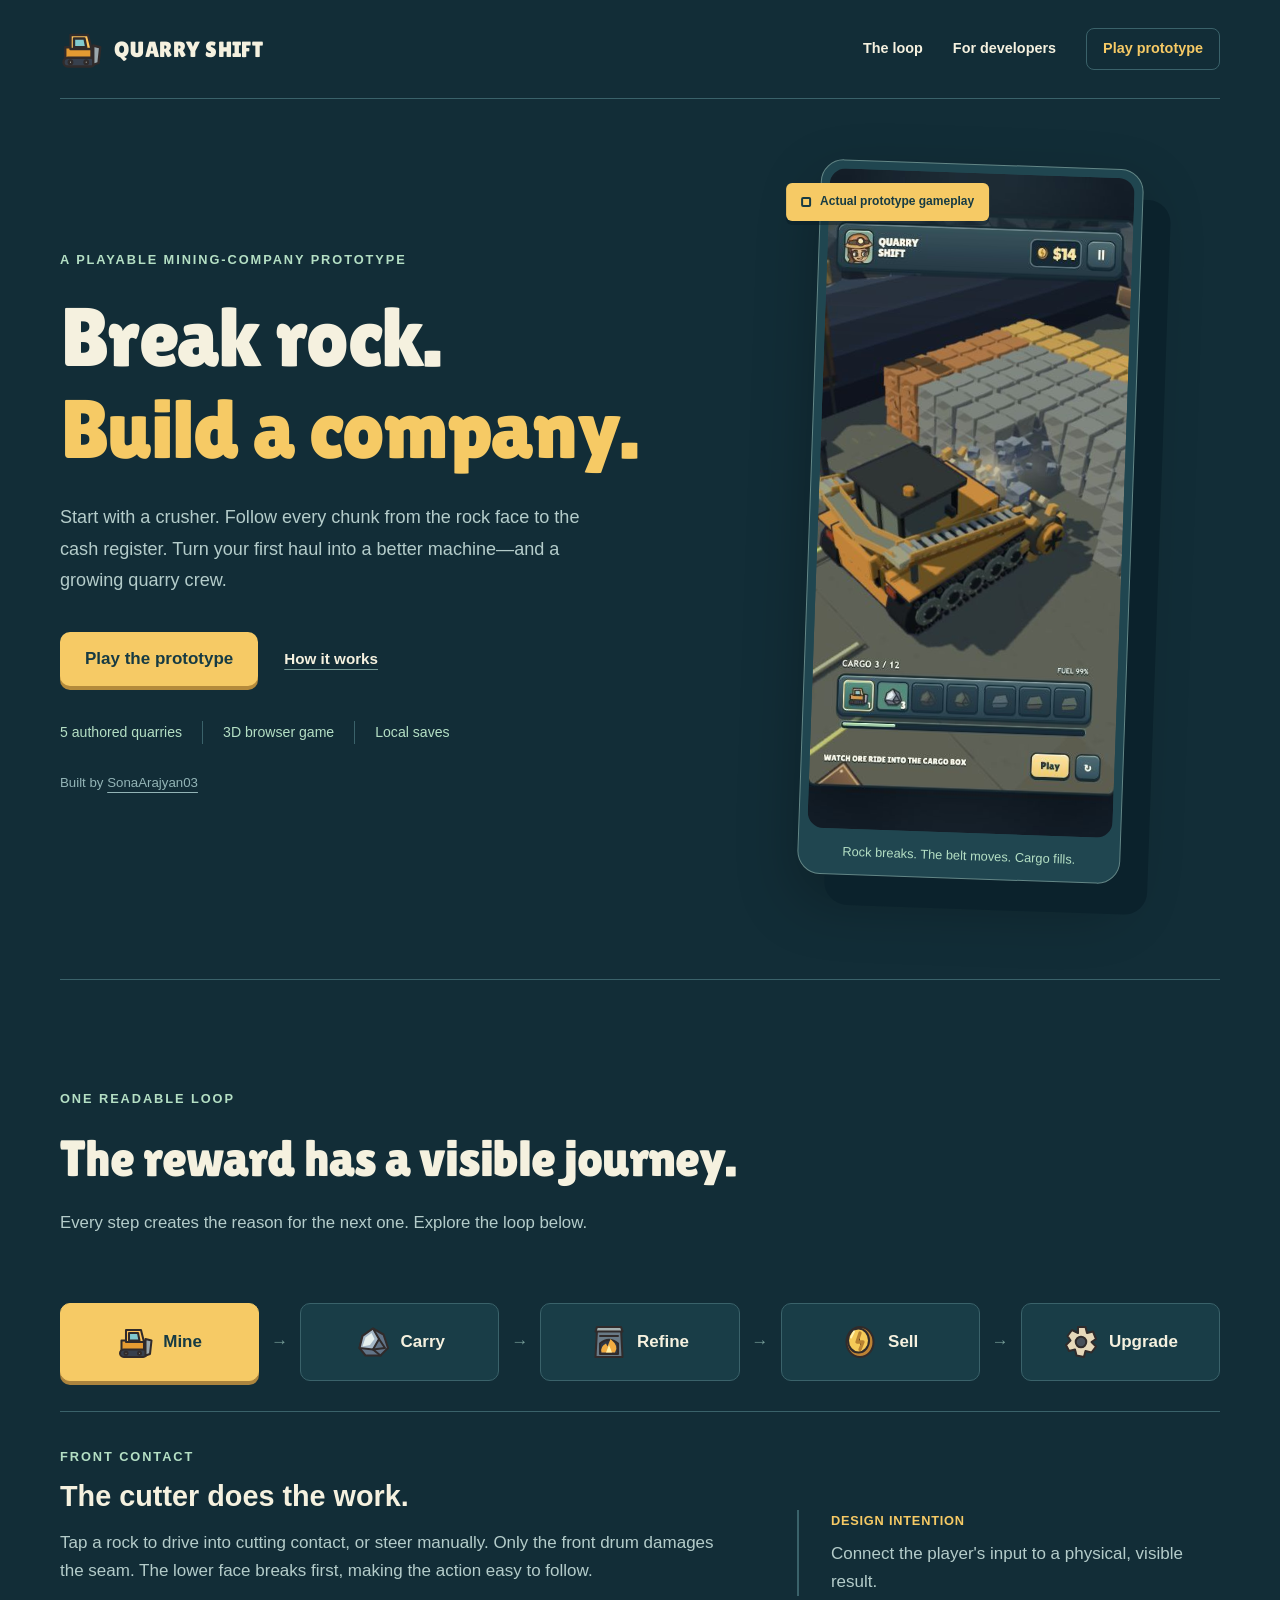
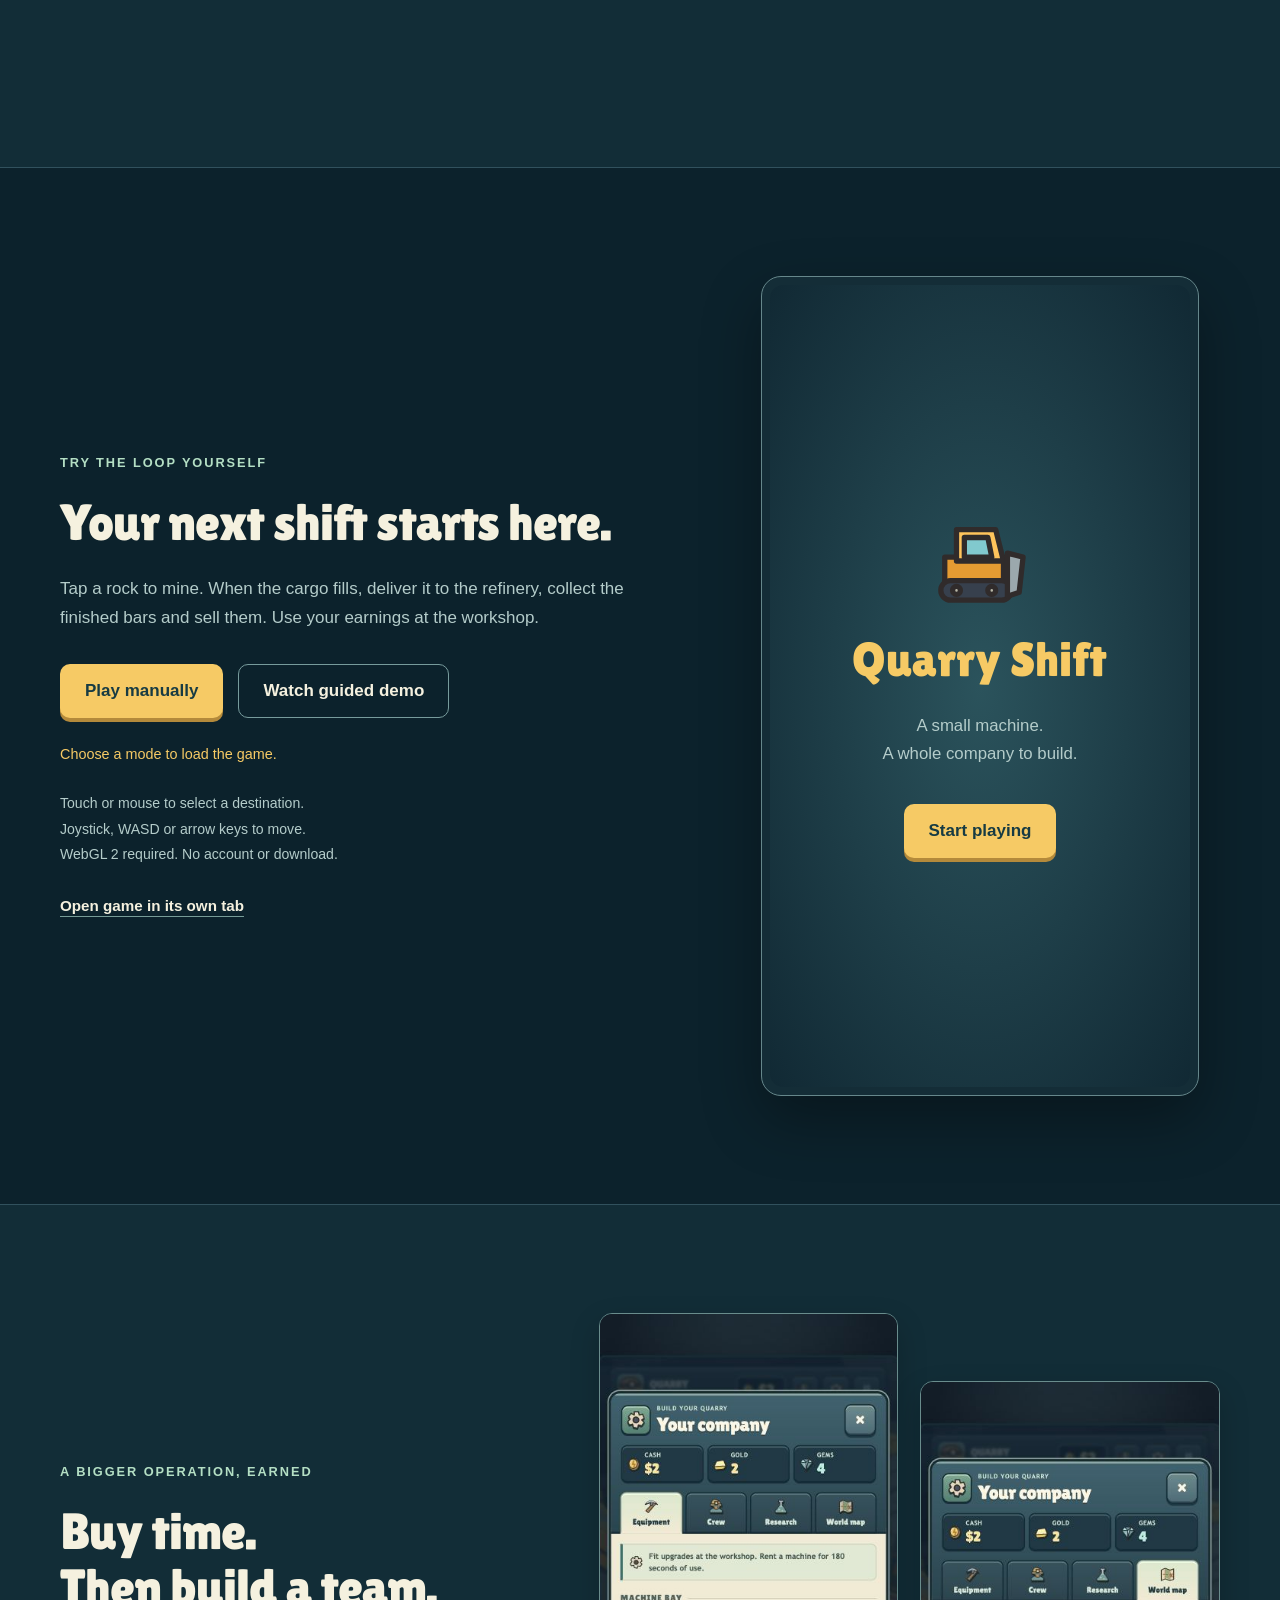
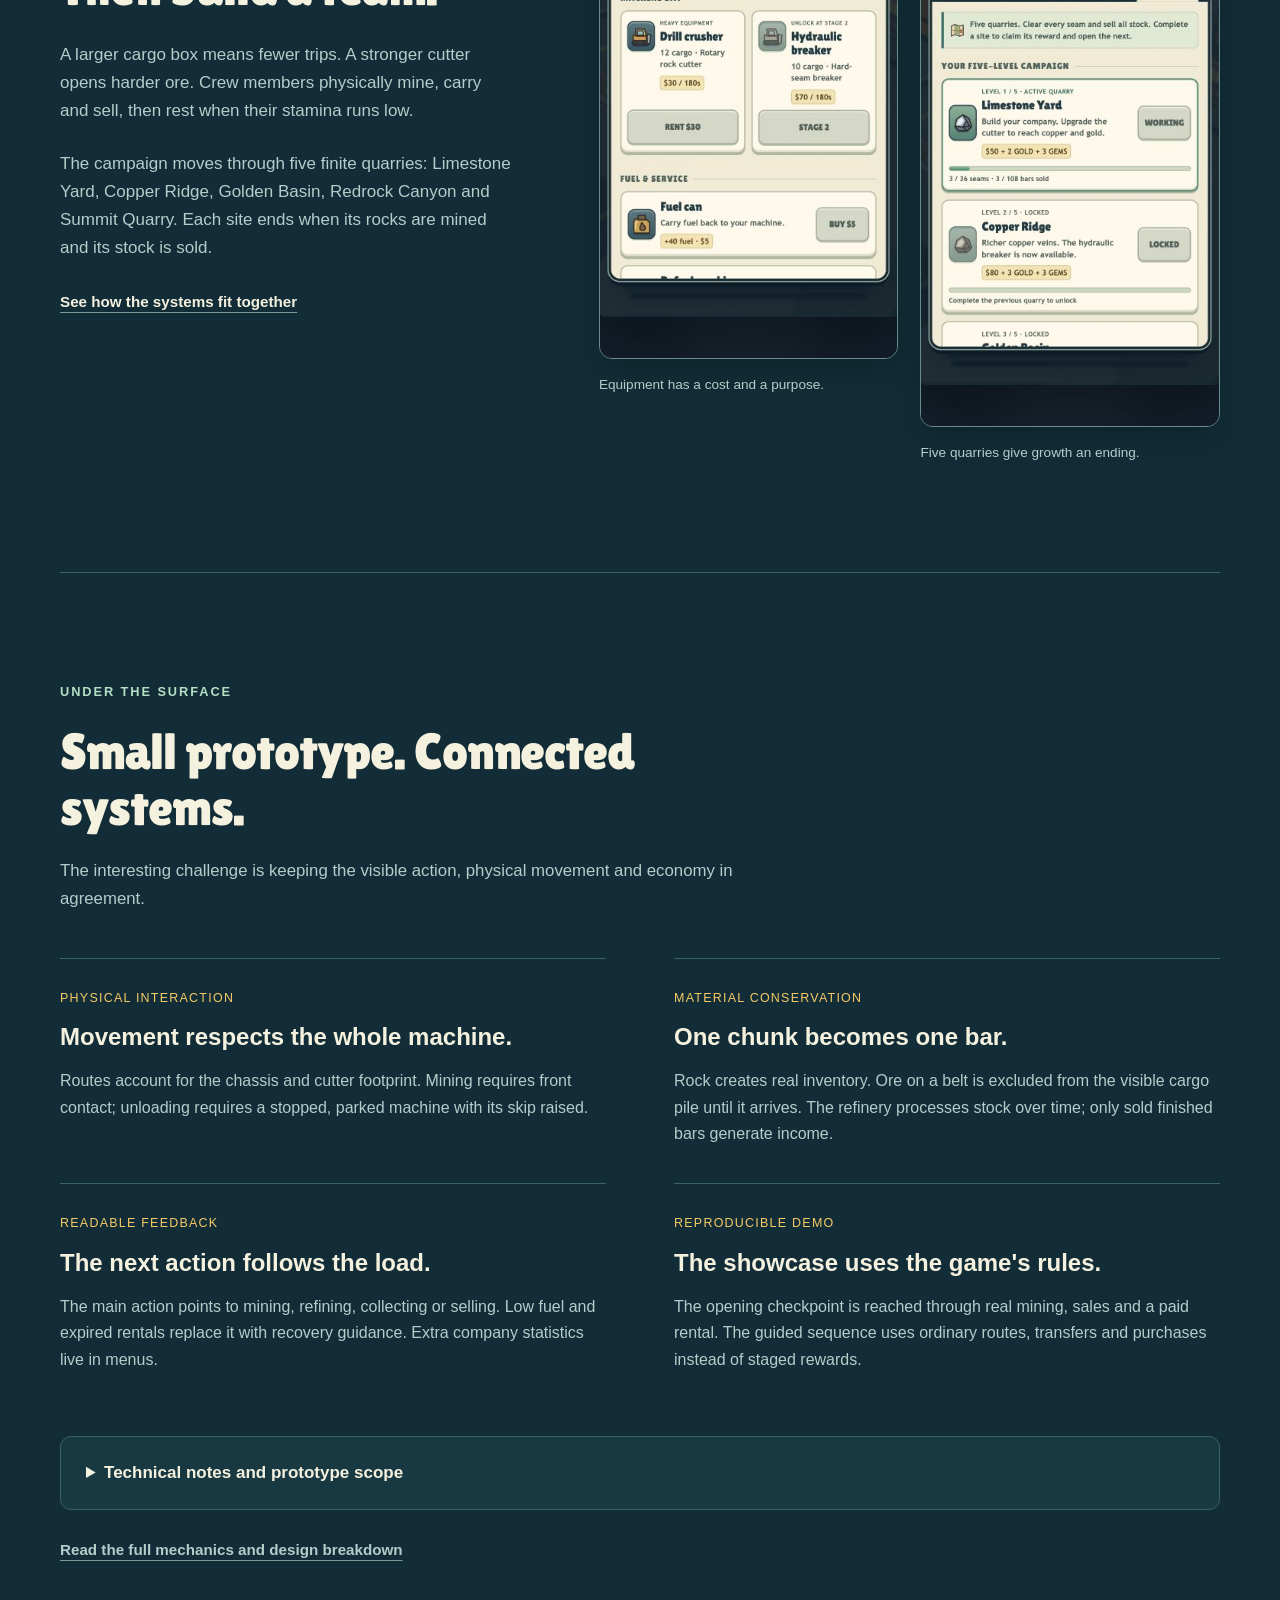
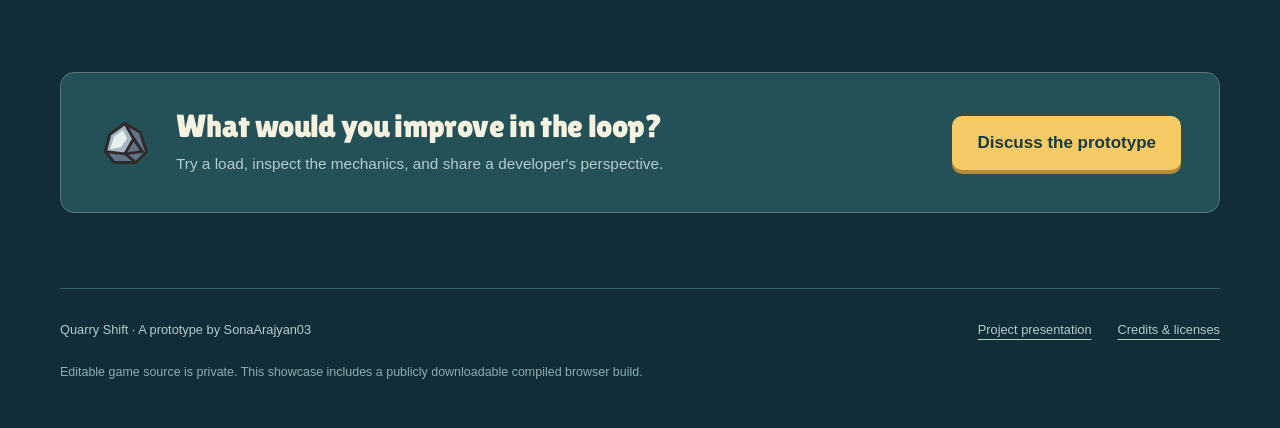
<file: index.html>
<!doctype html>
<html lang="en">
<head>
  <meta charset="utf-8"><meta name="viewport" content="width=device-width,initial-scale=1">
  <meta name="theme-color" content="#122d37">
  <title>Quarry Shift — Break rock. Build a company.</title>
  <meta name="description" content="Play Quarry Shift, a 3D mining-company prototype. Follow rock through the crusher, conveyor, refinery and sale, then explore the design behind the loop.">
  <meta property="og:title" content="Quarry Shift — Break rock. Build a company.">
  <meta property="og:description" content="A playable 3D mining-company prototype, with a developer breakdown of its physical mining loop.">
  <meta property="og:type" content="website"><meta property="og:url" content="https://sonaarajyan03.github.io/quarry-shift-showcase/"><meta property="og:image" content="https://sonaarajyan03.github.io/quarry-shift-showcase/assets/mining.png">
  <link rel="icon" href="assets/machine.svg?v=1" type="image/svg+xml"><link rel="stylesheet" href="style.css">
  <script src="showcase.js" defer></script>
</head>
<body>
  <a class="skip" href="#main">Skip to content</a>
  <header class="site-header wrap"><a class="wordmark" href="#" aria-label="Quarry Shift home"><img src="assets/machine.svg?v=1" alt="" width="42" height="42"><span>QUARRY SHIFT</span></a><nav aria-label="Main navigation"><a href="#mechanics">The loop</a><a href="#developers">For developers</a><a class="nav-play" href="#play">Play prototype</a></nav></header>
  <main id="main">
    <section class="hero wrap" aria-labelledby="hero-title">
      <div class="hero-copy"><p class="eyebrow">A playable mining-company prototype</p><h1 id="hero-title">Break rock.<br><span>Build a company.</span></h1><p class="lead">Start with a crusher. Follow every chunk from the rock face to the cash register. Turn your first haul into a better machine—and a growing quarry crew.</p><div class="hero-actions"><a class="button gold" href="#play">Play the prototype</a><a class="text-link" href="#mechanics">How it works</a></div><ul class="facts" aria-label="Prototype features"><li>5 authored quarries</li><li>3D browser game</li><li>Local saves</li></ul><p class="creator">Built by <a href="https://github.com/SonaArajyan03">SonaArajyan03</a></p></div>
      <figure class="hero-image"><div class="image-caption"><span class="caption-mark"></span>Actual prototype gameplay</div><img src="assets/mining.png" alt="A tracked yellow crusher cuts a stone face while real ore travels up its side belt into the cargo box." width="390" height="844" fetchpriority="high"><figcaption>Rock breaks. The belt moves. Cargo fills.</figcaption></figure>
    </section>
    <section id="mechanics" class="mechanics section wrap" aria-labelledby="loop-title">
      <div class="section-heading"><p class="eyebrow">One readable loop</p><h2 id="loop-title">The reward has a visible journey.</h2><p>Every step creates the reason for the next one. Explore the loop below.</p></div>
      <div class="loop-buttons" role="group" aria-label="Explore the mining loop">
        <button data-phase="mine" aria-pressed="true"><img src="assets/machine.svg?v=1" alt="">Mine</button><span aria-hidden="true">→</span>
        <button data-phase="carry" aria-pressed="false"><img src="assets/ore.svg?v=1" alt="">Carry</button><span aria-hidden="true">→</span>
        <button data-phase="refine" aria-pressed="false"><img src="assets/furnace.svg?v=1" alt="">Refine</button><span aria-hidden="true">→</span>
        <button data-phase="sell" aria-pressed="false"><img src="assets/coin.svg?v=1" alt="">Sell</button><span aria-hidden="true">→</span>
        <button data-phase="upgrade" aria-pressed="false"><img src="assets/gear.svg?v=1" alt="">Upgrade</button>
      </div>
      <div class="loop-detail" aria-live="polite" aria-atomic="true"><div><p class="eyebrow" id="phase-label">Front contact</p><h3 id="phase-title">The cutter does the work.</h3><p id="phase-copy">Tap a rock to drive into cutting contact, or steer manually. Only the front drum damages the seam. The lower face breaks first, making the action easy to follow.</p></div><aside><span>Design intention</span><p id="phase-intention">Connect the player's input to a physical, visible result.</p></aside></div>
    </section>
    <section id="play" class="play-section section" aria-labelledby="play-title"><div class="wrap play-layout"><div class="play-copy"><p class="eyebrow">Try the loop yourself</p><h2 id="play-title">Your next shift starts here.</h2><p>Tap a rock to mine. When the cargo fills, deliver it to the refinery, collect the finished bars and sell them. Use your earnings at the workshop.</p><div class="play-options"><button class="button gold" data-launch="manual">Play manually</button><button class="button outlined" data-launch="demo">Watch guided demo</button></div><p class="play-status" id="play-status" role="status">Choose a mode to load the game.</p><p class="controls-note">Touch or mouse to select a destination.<br>Joystick, WASD or arrow keys to move.<br>WebGL 2 required. No account or download.</p><a id="open-game" class="text-link" href="play/index.html?lang=en" target="_blank" rel="noopener">Open game in its own tab</a></div><div class="game-shell"><div class="game-placeholder" id="game-placeholder"><img src="assets/machine.svg?v=1" width="94" height="94" alt=""><h3>Quarry Shift</h3><p>A small machine.<br>A whole company to build.</p><button class="button gold" data-launch="manual">Start playing</button></div><iframe id="game-frame" title="Quarry Shift playable English prototype" allow="fullscreen" hidden></iframe></div></div></section>
    <section class="growth section wrap" aria-labelledby="growth-title"><div class="growth-copy"><p class="eyebrow">A bigger operation, earned</p><h2 id="growth-title">Buy time.<br>Then build a team.</h2><p>A larger cargo box means fewer trips. A stronger cutter opens harder ore. Crew members physically mine, carry and sell, then rest when their stamina runs low.</p><p>The campaign moves through five finite quarries: Limestone Yard, Copper Ridge, Golden Basin, Redrock Canyon and Summit Quarry. Each site ends when its rocks are mined and its stock is sold.</p><a class="text-link" href="#developers">See how the systems fit together</a></div><div class="growth-images"><figure><img src="assets/company.png" alt="The equipment shop shows machine rentals, exact costs and locked upgrades." width="390" height="844" loading="lazy"><figcaption>Equipment has a cost and a purpose.</figcaption></figure><figure><img src="assets/map.png" alt="The campaign map shows the active quarry and the next locked quarry with its completion reward." width="390" height="844" loading="lazy"><figcaption>Five quarries give growth an ending.</figcaption></figure></div></section>
    <section id="developers" class="developer-section section wrap" aria-labelledby="developer-title"><div class="section-heading"><p class="eyebrow">Under the surface</p><h2 id="developer-title">Small prototype. Connected systems.</h2><p>The interesting challenge is keeping the visible action, physical movement and economy in agreement.</p></div><div class="developer-notes"><article><span class="note-label">Physical interaction</span><h3>Movement respects the whole machine.</h3><p>Routes account for the chassis and cutter footprint. Mining requires front contact; unloading requires a stopped, parked machine with its skip raised.</p></article><article><span class="note-label">Material conservation</span><h3>One chunk becomes one bar.</h3><p>Rock creates real inventory. Ore on a belt is excluded from the visible cargo pile until it arrives. The refinery processes stock over time; only sold finished bars generate income.</p></article><article><span class="note-label">Readable feedback</span><h3>The next action follows the load.</h3><p>The main action points to mining, refining, collecting or selling. Low fuel and expired rentals replace it with recovery guidance. Extra company statistics live in menus.</p></article><article><span class="note-label">Reproducible demo</span><h3>The showcase uses the game's rules.</h3><p>The opening checkpoint is reached through real mining, sales and a paid rental. The guided sequence uses ordinary routes, transfers and purchases instead of staged rewards.</p></article></div><details><summary>Technical notes and prototype scope</summary><div><p>Built with Three.js and JavaScript. The renderer uses native antialiasing, a directional shadow and toon materials, with no fullscreen postprocessing. Bounded effect pools show ore, debris and sale coins.</p><p>The five-quarry campaign saves locally with validated, versioned snapshots. Demonstration runs are isolated from the player's saved company. The prototype is deliberately silent.</p><p>Gameplay inspiration: <a href="https://play.google.com/store/apps/details?id=io.supercent.bulldozermasters">Bulldozer Master: Crush &amp; Mine</a>. Quarry Shift uses original code-native art, branding and balance.</p><p>This is a work-in-progress game prototype. No CPI, retention, revenue or market-validation result is claimed.</p></div></details><p class="design-link"><a class="text-link" href="https://github.com/SonaArajyan03/quarry-shift-showcase/blob/main/DESIGN.md">Read the full mechanics and design breakdown</a></p></section>
    <section class="closing wrap"><img src="assets/ore.svg?v=1" alt="" width="52" height="52"><div><h2>What would you improve in the loop?</h2><p>Try a load, inspect the mechanics, and share a developer's perspective.</p></div><a class="button gold" href="https://github.com/SonaArajyan03/quarry-shift-showcase/issues">Discuss the prototype</a></section>
  </main>
  <footer class="wrap site-footer"><span>Quarry Shift · A prototype by SonaArajyan03</span><nav aria-label="Footer"><a href="https://github.com/SonaArajyan03/quarry-shift-showcase">Project presentation</a><a href="THIRD_PARTY_NOTICES.md">Credits &amp; licenses</a></nav><p>Editable game source is private. This showcase includes a publicly downloadable compiled browser build.</p></footer>
</body></html>
</file>
<file: style.css>
@font-face{font-family:Lilita;src:url('assets/LilitaOne-Regular.ttf') format('truetype');font-weight:400;font-display:swap}
:root{--bg:#122d37;--dark:#0c222c;--panel:#193d47;--line:#3a626a;--text:#f5f1df;--muted:#b4ccca;--gold:#f6ca65;--mint:#b4dfc4;--ink:#173b43;font-synthesis:none;color-scheme:dark}
*{box-sizing:border-box}html{scroll-behavior:smooth;scroll-padding-top:24px}body{margin:0;background:var(--bg);color:var(--text);font-family:'Trebuchet MS',Arial,sans-serif;font-size:17px;line-height:1.65}a{color:inherit;text-underline-offset:5px}button,a{-webkit-tap-highlight-color:transparent}button{font:inherit;cursor:pointer}button:focus-visible,a:focus-visible,summary:focus-visible{outline:3px solid var(--gold);outline-offset:5px}img{display:block;max-width:100%;height:auto}h1,h2,h3,p,figure{margin:0}h1,h2,h3{line-height:1.1}h1,h2{font-family:Lilita,'Arial Rounded MT Bold',sans-serif;font-weight:400;letter-spacing:-.02em}h1{font-size:clamp(3.9rem,6.5vw,6.7rem)}h2{font-size:clamp(2.3rem,4vw,3.6rem)}h3{font-size:1.45rem;font-weight:800;line-height:1.25}p{color:var(--muted)}.wrap{width:min(1160px,calc(100% - 64px));margin-inline:auto}.section{padding-block:108px}.eyebrow{font-size:.8rem;text-transform:uppercase;letter-spacing:.15em;color:var(--mint);font-weight:800;margin-bottom:21px}.button{display:inline-flex;justify-content:center;align-items:center;min-height:54px;padding:12px 24px;border:1px solid transparent;border-radius:10px;text-decoration:none;font-weight:800;line-height:1.4;transition:transform .15s,background .15s}.button:hover{transform:translateY(-2px)}.gold{color:var(--ink);background:var(--gold);box-shadow:0 4px 0 #b48a3b}.outlined{background:transparent;color:var(--text);border-color:#779b9c}.text-link{font-size:.95rem;font-weight:800;text-decoration-color:#779c97}.skip{position:absolute;left:12px;top:-100px;z-index:5;background:var(--gold);color:var(--ink);padding:10px}.skip:focus{top:10px}
.site-header{display:flex;align-items:center;justify-content:space-between;gap:24px;padding-block:28px;border-bottom:1px solid var(--line)}.wordmark{display:flex;gap:12px;align-items:center;font-family:Lilita,sans-serif;font-size:1.4rem;text-decoration:none;letter-spacing:.02em}.site-header nav{display:flex;gap:30px;align-items:center;font-size:.9rem;font-weight:700}.site-header nav a{text-decoration:none}.nav-play{border:1px solid var(--line);padding:8px 16px;border-radius:8px;color:var(--gold)}
.hero{display:grid;grid-template-columns:1.2fr 1fr;gap:64px;align-items:center;padding-block:65px 100px}.hero h1 span{color:var(--gold)}.lead{font-size:1.13rem;max-width:535px;margin-top:28px;line-height:1.75}.hero-actions{display:flex;align-items:center;gap:26px;margin-top:35px;flex-wrap:wrap}.facts{display:flex;gap:20px;list-style:none;padding:0;margin:35px 0 0;flex-wrap:wrap;color:var(--mint);font-size:.88rem}.facts li+li{border-left:1px solid var(--line);padding-left:20px}.creator{font-size:.83rem;margin-top:28px;color:#93b4b6}.hero-image{position:relative;max-width:390px;justify-self:center;border:1px solid #638686;border-radius:23px;padding:8px;background:#204650;box-shadow:28px 30px 0 #0b222c,0 25px 60px #0004;transform:rotate(2deg)}.hero-image>img{border-radius:16px;width:100%;max-height:660px;object-fit:cover;object-position:center}.image-caption{position:absolute;top:21px;left:-35px;background:var(--gold);color:var(--ink);padding:9px 15px;display:flex;gap:9px;align-items:center;border-radius:6px;box-shadow:0 4px 0 #071a2566;font-size:.75rem;font-weight:800;z-index:1;transform:rotate(-2deg)}.caption-mark{width:10px;height:10px;border:2px solid var(--ink);border-radius:2px}.hero-image figcaption{text-align:center;font-size:.8rem;color:var(--mint);padding:12px 0 4px}
.section-heading{max-width:760px;margin-bottom:45px}.section-heading>p:last-child{margin-top:22px;font-size:1.05rem}.mechanics{border-top:1px solid var(--line)}.loop-buttons{display:flex;align-items:center;gap:12px;justify-content:space-between;padding:22px 0 30px}.loop-buttons button{display:flex;align-items:center;justify-content:center;gap:10px;flex:1;min-height:78px;padding:13px 12px;background:var(--panel);color:var(--text);border:1px solid var(--line);border-radius:10px;font-weight:800;transition:background .15s}.loop-buttons img{width:36px;height:36px}.loop-buttons button[aria-pressed=true]{background:var(--gold);border-color:var(--gold);color:var(--ink);box-shadow:0 4px 0 #ab843e}.loop-buttons>span{color:#769c98}.loop-detail{display:grid;grid-template-columns:1.6fr 1fr;gap:60px;border-top:1px solid var(--line);padding-top:34px;min-height:248px}.loop-detail .eyebrow{margin-bottom:12px}.loop-detail h3{font-size:1.8rem;margin-bottom:14px}.loop-detail aside{padding-left:32px;border-left:2px solid var(--line);align-self:center}.loop-detail aside span{display:block;color:var(--gold);font-size:.8rem;letter-spacing:.06em;font-weight:800;text-transform:uppercase;margin-bottom:9px}
.play-section{background:var(--dark);border-block:1px solid #31515d}.play-layout{display:grid;grid-template-columns:1fr 480px;align-items:center;gap:110px}.play-copy>p:not(.eyebrow){margin-top:25px}.play-copy .play-options{display:flex;gap:15px;flex-wrap:wrap;margin-top:32px}.play-copy .play-status{font-size:.9rem;color:var(--gold)}.play-copy .controls-note{font-size:.88rem;line-height:1.8;margin-bottom:25px}.game-shell{background:#142d37;border:1px solid #66878b;padding:8px;border-radius:20px;box-shadow:0 24px 60px #0005;aspect-ratio:480/900;position:relative;overflow:hidden}.game-placeholder{height:100%;display:flex;flex-direction:column;align-items:center;justify-content:center;text-align:center;background:radial-gradient(ellipse,#2b535c,#112934);border-radius:13px;padding:26px;gap:22px}.game-placeholder h3{font-family:Lilita,sans-serif;font-size:3rem;font-weight:400;color:var(--gold)}.game-placeholder p{font-size:1.05rem}.game-placeholder .button{margin-top:15px}#game-frame{width:100%;height:100%;border:0;border-radius:13px;background:#102733}iframe[hidden],div[hidden]{display:none}
.growth{display:grid;grid-template-columns:.95fr 1.3fr;gap:85px;align-items:center}.growth-copy>p:not(.eyebrow){margin-top:25px}.growth-copy>.text-link{display:inline-block;margin-top:27px}.growth-images{display:grid;grid-template-columns:1fr 1fr;gap:22px;align-items:start}.growth-images figure:nth-child(2){margin-top:68px}.growth-images img{border:1px solid #698c8c;border-radius:13px;box-shadow:0 12px 30px #0003}.growth-images figcaption{font-size:.85rem;line-height:1.5;color:var(--muted);margin-top:16px}
.developer-section{border-top:1px solid var(--line)}.developer-notes{display:grid;grid-template-columns:1fr 1fr;column-gap:68px}.developer-notes article{border-top:1px solid var(--line);padding:29px 0 36px}.note-label{display:block;font-size:.78rem;text-transform:uppercase;letter-spacing:.1em;color:var(--gold);margin-bottom:14px}.developer-notes h3{margin-bottom:16px;font-size:1.5rem}.developer-notes p{font-size:1rem}details{margin-top:27px;border:1px solid var(--line);border-radius:11px;background:#183842}summary{padding:22px 25px;font-weight:800;cursor:pointer}details>div{padding:0 25px 28px;max-width:920px}details p+p{margin-top:16px}details p{font-size:.95rem}.closing{display:flex;gap:25px;align-items:center;background:#245158;padding:35px 38px;border:1px solid #577b7c;border-radius:14px;margin-bottom:75px}.closing h2{font-size:2rem;margin-bottom:8px}.closing p{font-size:.96rem}.closing>.button{margin-left:auto;flex:none}.closing>img{flex:none}
.site-footer{display:flex;justify-content:space-between;flex-wrap:wrap;gap:22px;padding-block:30px 45px;border-top:1px solid var(--line);font-size:.8rem;color:var(--muted)}.site-footer nav{display:flex;gap:26px}.site-footer>p{width:100%;font-size:.78rem;color:#8bafb1}
@media(min-width:761px){.game-shell{width:min(100%,calc((100svh - 80px)*.533333));justify-self:center}}
@media(max-width:1050px){.hero{gap:45px;grid-template-columns:1.1fr 1fr}.hero-image{max-width:320px}.play-layout{grid-template-columns:1fr 390px;gap:55px}.growth{gap:45px}.closing{flex-wrap:wrap}.closing>.button{margin-left:77px}.wordmark{font-size:1.2rem}}
@media(max-width:760px){body{font-size:16px}.wrap{width:calc(100% - 40px)}.site-header{padding-block:20px;gap:16px}.wordmark{font-size:1.05rem;gap:8px}.wordmark img{width:34px;height:34px}.site-header nav{gap:12px;font-size:.85rem}.site-header nav>a:not(.nav-play){display:none}.nav-play{padding:8px 10px}.hero{grid-template-columns:1fr;gap:50px;padding-block:53px 75px}.hero h1{font-size:clamp(3.7rem,12vw,5rem)}.lead{font-size:1rem}.hero-actions{gap:24px}.hero-image{width:78%;max-width:350px;transform:rotate(1deg);box-shadow:15px 15px 0 #0b222c}.hero-image>img{max-height:590px}.image-caption{left:-20px}.facts{gap:12px;font-size:.8rem}.facts li+li{padding-left:12px}.section{padding-block:65px}.section-heading{margin-bottom:25px}.section-heading>p:last-child{font-size:1rem}.loop-buttons{gap:6px;overflow:auto;justify-content:flex-start;padding-bottom:22px}.loop-buttons button{flex:0 0 88px;flex-direction:column;gap:5px;padding:10px 7px;font-size:.8rem}.loop-buttons img{width:32px;height:32px}.loop-buttons>span{font-size:.8rem}.loop-detail{grid-template-columns:1fr;gap:24px;min-height:0;padding-top:26px}.loop-detail aside{padding:16px 0 0;border-left:0;border-top:1px solid var(--line)}.loop-detail h3{font-size:1.6rem}.play-layout{grid-template-columns:1fr;gap:42px}.game-shell{width:min(100%,440px);justify-self:center}.play-copy .play-options{gap:12px}.play-copy .button{padding:12px 17px}.growth{grid-template-columns:1fr;gap:36px}.growth-images{gap:14px}.growth-images figure:nth-child(2){margin-top:40px}.growth-images figcaption{font-size:.8rem}.developer-notes{grid-template-columns:1fr}.developer-notes article{padding:25px 0}.closing{padding:27px 23px;gap:19px;margin-bottom:50px}.closing>img{width:40px;height:40px}.closing>div{flex:1;min-width:200px}.closing h2{font-size:1.8rem}.closing>.button{margin-left:0;width:100%}.site-footer{gap:20px}.site-footer nav{gap:20px}.eyebrow{font-size:.75rem}details>div{padding-inline:20px}summary{padding:20px}}
@media(prefers-reduced-motion:reduce){html{scroll-behavior:auto}*,*:before,*:after{transition:none!important}.button:hover{transform:none}}

@media(max-width:760px){.hero{display:flex;flex-direction:column;align-items:stretch;gap:0;padding-top:40px}.hero-copy{display:contents}.hero-copy>.eyebrow{order:0}.hero-copy>h1{order:1;font-size:clamp(2.85rem,11vw,3.4rem)}.hero-actions{order:2;margin-top:25px;gap:19px}.hero-image{order:3;align-self:center;width:82%;margin-block:40px 35px}.hero-image>img{height:420px;object-fit:cover;object-position:center}.hero-copy>.lead{order:4;margin-top:0}.hero-copy>.facts{order:5}.hero-copy>.creator{order:6}}

.design-link{margin-top:26px}
</file>
